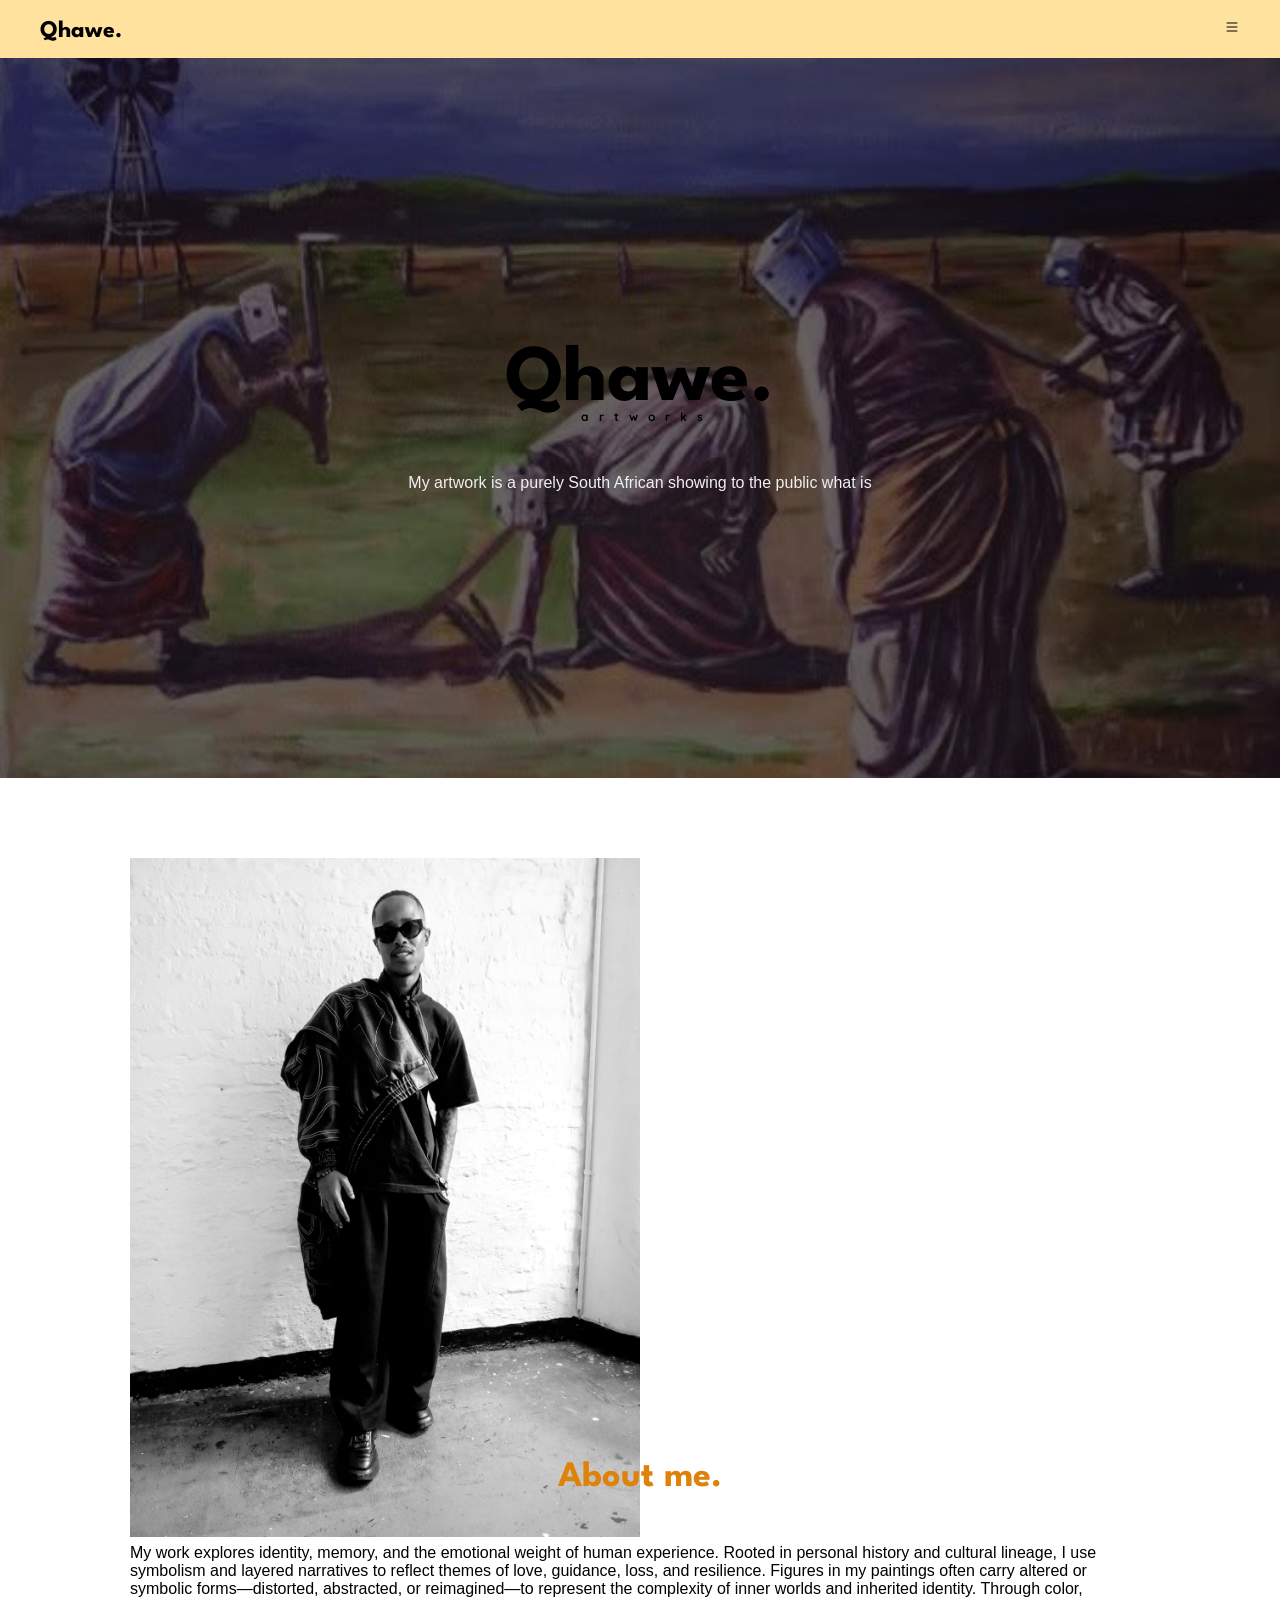
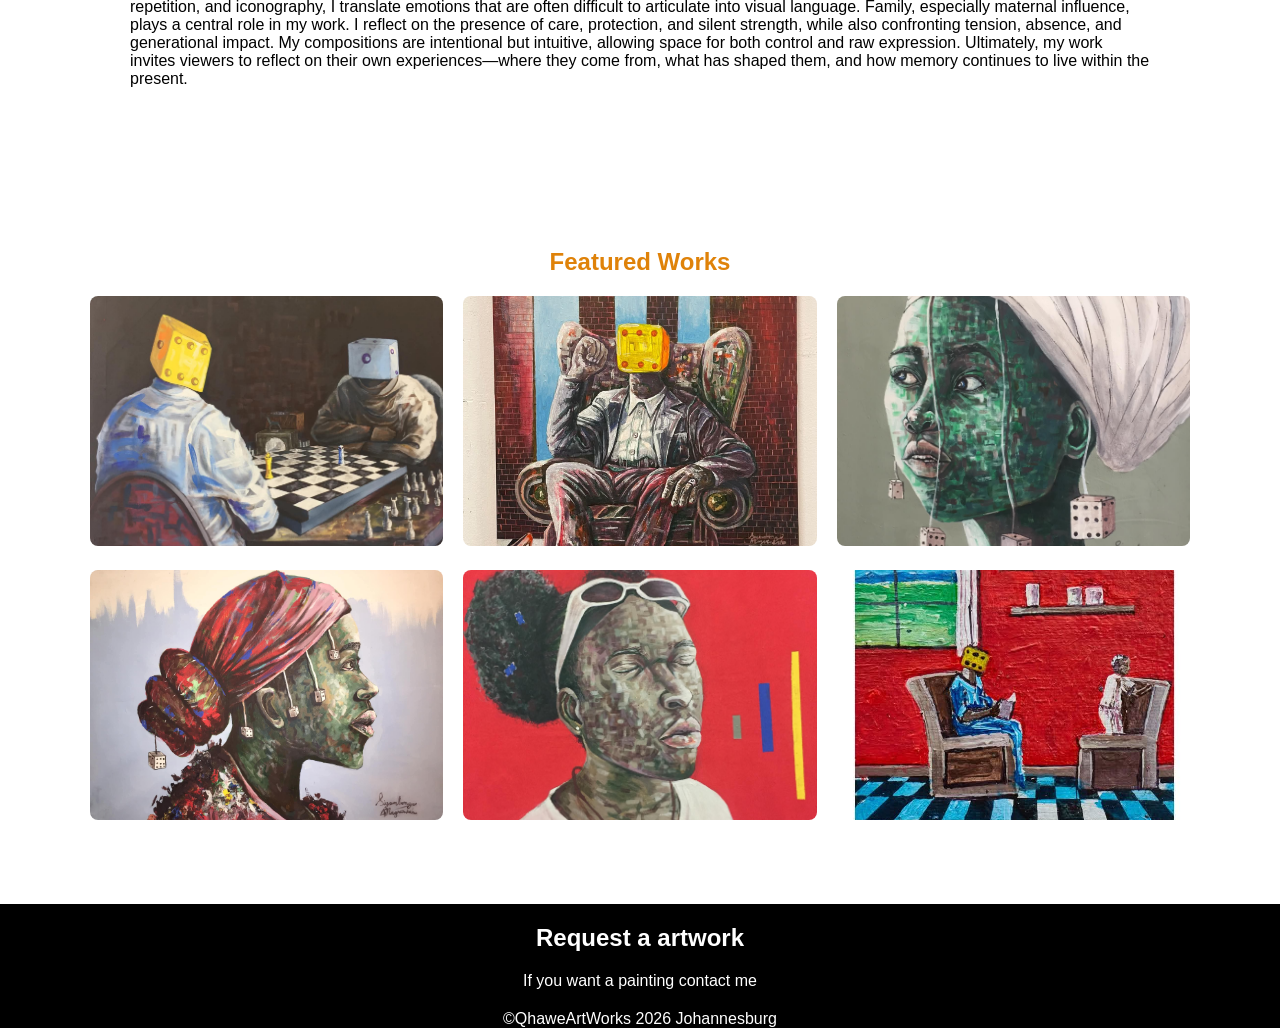
<file: index.html>
<!DOCTYPE HTML>
<html lang="en">
    <head>
        <meta charset="UTF-8">
        <meta name="viewport"
        content="width=device-width,
        initial-scale=1.0">
        <title>QhaweArtWorks</title>
        <link rel="icon" type="image/png" href="Asset/LOGO/Qhawe logo.png">
        <link rel="stylesheet" href="style.css">
        <link rel="preconnect" href="https://fonts.googleapis.com">
        <link rel="preconnect" href="https://fonts.gstatic.com" crossorigin>
        <link href="https://fonts.googleapis.com/css2?family=League+Spartan:wght@100..900&family=Libre+Baskerville:ital,wght@0,400..700;1,400..700&display=swap" rel="stylesheet">
        <link href="https://fonts.googleapis.com/css2?family=League+Spartan:wght@100..900&family=Quicksand:wght@300..700&display=swap" rel="stylesheet">
    </head>
    <body>
        <!--NAVBAR-->
        <header>
            <nav class="navbar">
                <div class="logo">
                    <h1 class="nav-logo"><a href="index.html">Qhawe.</a></h1>
                </div>
                <div class="drop-btn">
                     <button href="dropdown"><svg xmlns="http://www.w3.org/2000/svg" width="16" height="16" fill="currentColor" class="bi bi-list" viewBox="0 0 16 16">
                       <path fill-rule="evenodd" d="M2.5 12a.5.5 0 0 1 .5-.5h10a.5.5 0 0 1 0 1H3a.5.5 0 0 1-.5-.5m0-4a.5.5 0 0 1 .5-.5h10a.5.5 0 0 1 0 1H3a.5.5 0 0 1-.5-.5m0-4a.5.5 0 0 1 .5-.5h10a.5.5 0 0 1 0 1H3a.5.5 0 0 1-.5-.5"/>
                       </svg></button>
                </div>
                <div class="dropdown">
                <ul class="nav-list">
                    <li><a href="Portfolio.html">Portfolio</a></li>
                    <li><a href="contact.html">Contact</a></li>
                </ul>
                </div>
            </nav>
        </header>
        <!--Hero section-->
    <section class="hero">     
        <div class="hero-content">
            <h1>Qhawe.</h1>
            <h2>artworks</h2>
            <p>My artwork is a purely South African showing to the public what is </p>
        </div>
    </section>
    <!--About Section-->
    <section class="about">
        <img src="Asset/portfolio/Painter.jpeg" alt="">
            <h2>About me.</h2>
            <p>My work explores identity, memory, and the emotional weight of human experience. Rooted in personal history and cultural lineage, I use symbolism and layered narratives to reflect themes of love, guidance, loss, and resilience.

Figures in my paintings often carry altered or symbolic forms—distorted, abstracted, or reimagined—to represent the complexity of inner worlds and inherited identity. Through color, repetition, and iconography, I translate emotions that are often difficult to articulate into visual language.

Family, especially maternal influence, plays a central role in my work. I reflect on the presence of care, protection, and silent strength, while also confronting tension, absence, and generational impact. My compositions are intentional but intuitive, allowing space for both control and raw expression.

Ultimately, my work invites viewers to reflect on their own experiences—where they come from, what has shaped them, and how memory continues to live within the present.</p>
    </section>
    <section class="featured-works">
        <h2>Featured Works</h2>
        <div class="featured-grid">
        <div class="work-item">
            <img src="Asset/portfolio/WhatsApp Image 2026-04-30 at 12.47.16.jpeg" alt="art work">
        </div>
        <div class="work-item">
            <img src="Asset/portfolio/WhatsApp Image 2026-04-30 at 12.47.17.jpeg" alt="art work">
        </div>
        <div class="work-item">
            <img src="Asset/portfolio/WhatsApp Image 2026-04-30 at 12.47.25.jpeg" alt="art work">
        </div>
        <div class="work-item">
            <img src="Asset/portfolio/WhatsApp Image 2026-04-30 at 12.47.26.jpeg" alt="art work">
        </div>
        <div class="work-item">
            <img src="Asset/portfolio/WhatsApp Image 2026-04-30 at 12.47.29.jpeg" alt="art work">
            
        </div>
        <div class="work-item">
            <img src="Asset/portfolio/WhatsApp Image 2026-04-30 at 12.47.33.jpeg" alt="art work">
        </div>
        </div>
    </section>
    <!--Request position-->
    <section class="request-container">
        <div class="request">
            <h1>Request a artwork</h1>
            <p>If you want a painting contact me</p>
        </div>
    </section>
    <!--footer-->
    <footer>&copy;QhaweArtWorks 2026 Johannesburg</footer>

    <script src="script.js"></script>
    </body>
</html>
</file>
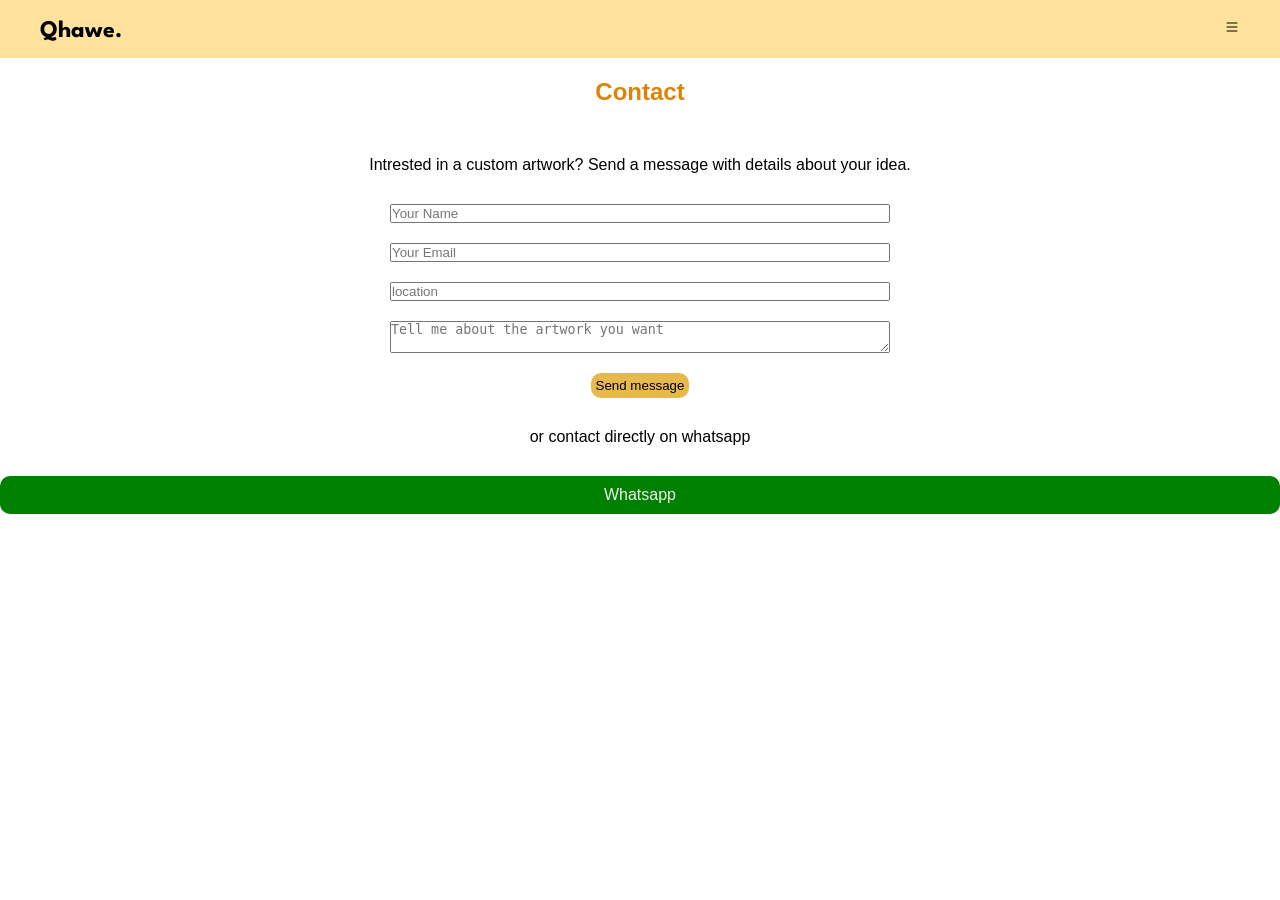
<file: contact.html>
<!DOCTYPE HTML>
<html lang="en">
    <head>
        <meta charset="UTF-8">
        <meta name="viewport"
        content="width=device-width,
        initial-scale=1.0">
        <title>QhaweArtWorks</title>
        <link rel="icon" type="image/png" href="Asset/LOGO/Qhawe logo.png">
        <link rel="stylesheet" href="style.css">
        <link rel="preconnect" href="https://fonts.googleapis.com">
        <link rel="preconnect" href="https://fonts.gstatic.com" crossorigin>
        <link href="https://fonts.googleapis.com/css2?family=League+Spartan:wght@100..900&family=Libre+Baskerville:ital,wght@0,400..700;1,400..700&display=swap" rel="stylesheet">
    </head>
    <body>
        <!--NAVBAR-->
        <header>
            <nav class="navbar">
                <div class="logo">
                    <h1 class="nav-logo"><a href="index.html">Qhawe.</a></h1>
                </div>
                <div class="drop-btn">
                     <button href="dropdown"><svg xmlns="http://www.w3.org/2000/svg" width="16" height="16" fill="currentColor" class="bi bi-list" viewBox="0 0 16 16">
                       <path fill-rule="evenodd" d="M2.5 12a.5.5 0 0 1 .5-.5h10a.5.5 0 0 1 0 1H3a.5.5 0 0 1-.5-.5m0-4a.5.5 0 0 1 .5-.5h10a.5.5 0 0 1 0 1H3a.5.5 0 0 1-.5-.5m0-4a.5.5 0 0 1 .5-.5h10a.5.5 0 0 1 0 1H3a.5.5 0 0 1-.5-.5"/>
                       </svg></button>
                </div>
                <div class="dropdown">
                <ul class="nav-list">
                    <li><a href="Portfolio.html">Portfolio</a></li>
                    <li><a href="contact.html">Contact</a></li>
                </ul>
                </div>
            </nav>
        </header>

         <section class="contact" action="contact.php" method="POST">
        <h1 class="section-title">Contact</h1>

        <p class="contact-intro">
            Intrested in a custom artwork? Send a message with
            details about your idea.
        </p>

        <form class="contact-form">
            <input type="text" name="name" placeholder="Your Name" required>

            <input type="email" name="email" placeholder="Your Email" required>

            <input type="text" name="location" placeholder="location" required>

            <textarea name="message" placeholder="Tell me about the artwork you want"></textarea>

            <button type="submit" class="btn">Send message</button>

        </form>

        <p class="whatsapp-text">
            or contact directly on whatsapp
        </p>
        <div class="whatsapp-text">
        <a href="https:/wa.me/27665999959?text=Hi%20I%20would%20like%20a%20mural" target="_blank"
        class="whatsapp-btn">Whatsapp</a>
        </div>
    </section>
    </body>
    <script src="script.js"></script>
</html>
</file>
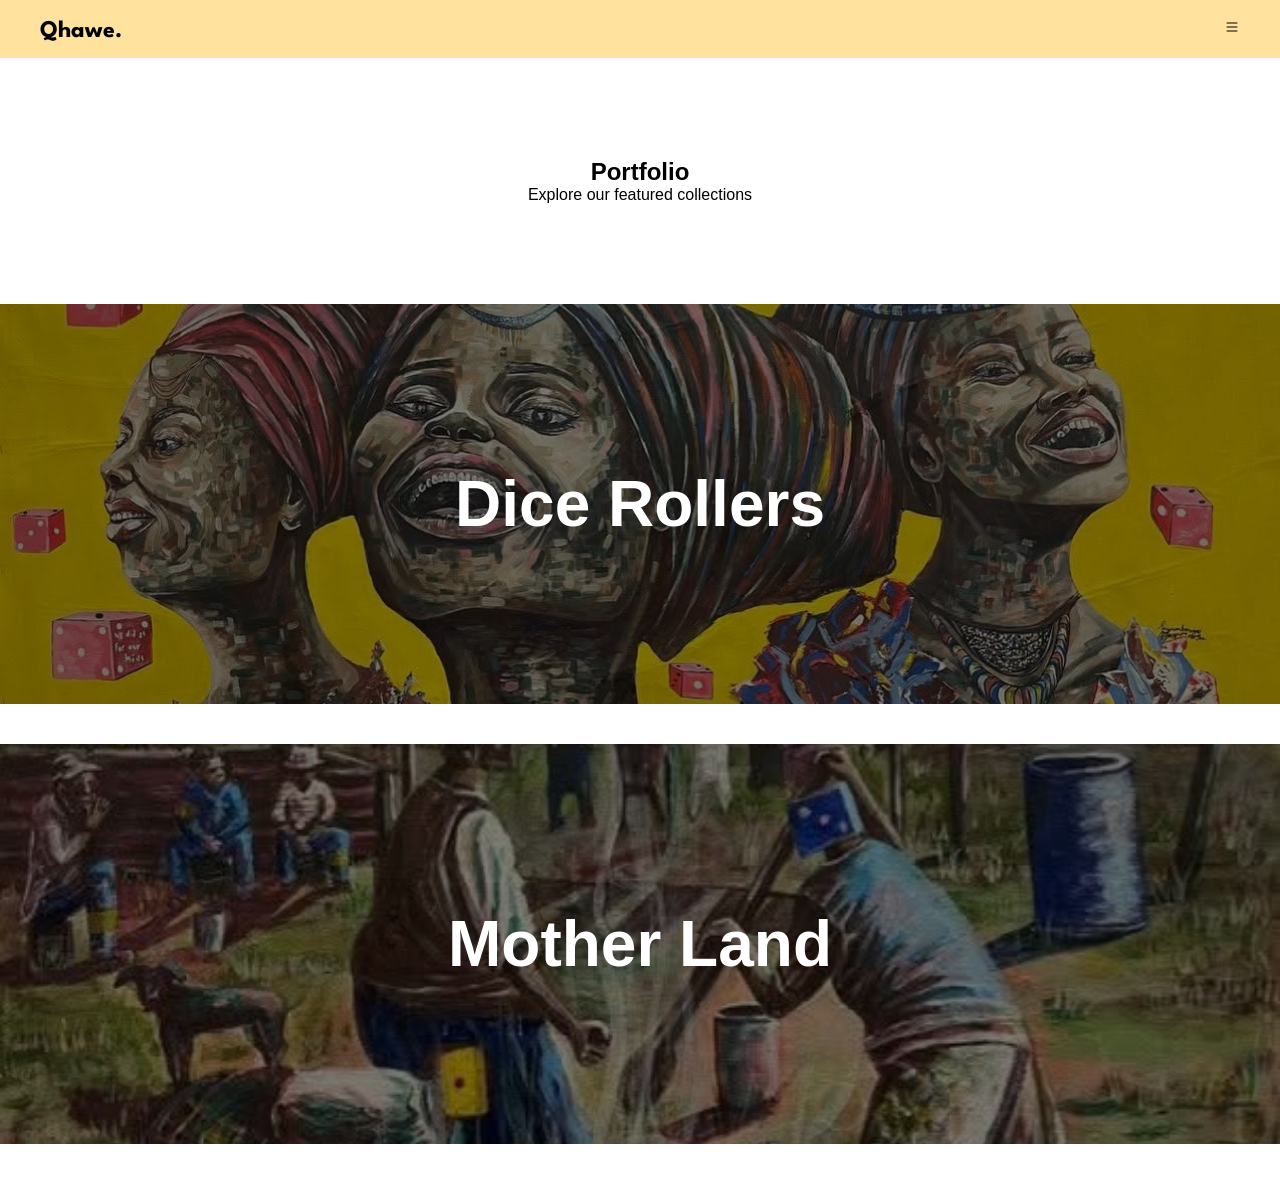
<file: Portfolio.html>
<!DOCTYPE HTML>
<html lang="en">
<head>
    <meta charset="UTF-8">
    <meta name="viewport" content="width=device-width, initial-scale=1.0">
    <title>QhaweArtWorks</title>

    <link rel="icon" type="image/png" href="Asset/LOGO/Qhawe logo.png">
    <link rel="stylesheet" href="style.css">

    <link rel="preconnect" href="https://fonts.googleapis.com">
    <link rel="preconnect" href="https://fonts.gstatic.com" crossorigin>
    <link href="https://fonts.googleapis.com/css2?family=League+Spartan:wght@100..900&family=Libre+Baskerville:ital,wght@0,400..700;1,400..700&display=swap" rel="stylesheet">
</head>

<body>

    <!--NAVBAR-->
        <header>
            <nav class="navbar">
                <div class="logo">
                    <h1 class="nav-logo"><a href="index.html">Qhawe.</a></h1>
                </div>
                <div class="drop-btn">
                     <button href="dropdown"><svg xmlns="http://www.w3.org/2000/svg" width="16" height="16" fill="currentColor" class="bi bi-list" viewBox="0 0 16 16">
                       <path fill-rule="evenodd" d="M2.5 12a.5.5 0 0 1 .5-.5h10a.5.5 0 0 1 0 1H3a.5.5 0 0 1-.5-.5m0-4a.5.5 0 0 1 .5-.5h10a.5.5 0 0 1 0 1H3a.5.5 0 0 1-.5-.5m0-4a.5.5 0 0 1 .5-.5h10a.5.5 0 0 1 0 1H3a.5.5 0 0 1-.5-.5"/>
                       </svg></button>
                </div>
                <div class="dropdown">
                <ul class="nav-list">
                    <li><a href="Portfolio.html">Portfolio</a></li>
                    <li><a href="contact.html">Contact</a></li>
                </ul>
                </div>
            </nav>
        </header>

<!-- HERO -->
<section class="portfolio-page-hero">
    <h1>Portfolio</h1>
    <p>Explore our featured collections</p>
</section>

<!-- DICE ROLLERS -->
<section class="category-section">

    <div class="category-banner" onclick="toggleCategory('diceRollers')">
        <img src="Asset/portfolio/WhatsApp Image 2026-04-30 at 12.47.30 (1).jpeg">
        <div class="category-overlay">
            <h2>Dice Rollers</h2>
        </div>
    </div>

    <div id="diceRollers" class="category-content">

        <div class="featured-grid">

            <div class="work-item">
                <img src="Asset/portfolio/mother type 1.jpeg" onclick="openLightbox(this)">
            </div>

            <div class="work-item">
                <img src="Asset/portfolio/WhatsApp Image 2026-04-30 at 12.47.30 (1).jpeg" onclick="openLightbox(this)">
            </div>

            <div class="work-item">
                <img src="Asset/portfolio/dinner.jpeg" onclick="openLightbox(this)">
            </div>

            <div class="work-item">
                <img src="Asset/portfolio/WhatsApp Image 2026-04-30 at 12.47.30.jpeg" onclick="openLightbox(this)">
            </div>

            <div class="work-item">
                <img src="Asset/portfolio/WhatsApp Image 2026-04-30 at 12.47.31 (1).jpeg" onclick="openLightbox(this)">
            </div>

            <div class="work-item">
                <img src="Asset/portfolio/next move.jpeg" onclick="openLightbox(this)">
            </div>

        </div>

    </div>

</section>

<!-- MOTHER LAND -->
<section class="category-section">

    <div class="category-banner" onclick="toggleCategory('motherLand')">
        <img src="Asset/portfolio/WhatsApp Image 2026-04-30 at 12.47.32.jpeg">
        <div class="category-overlay">
            <h2>Mother Land</h2>
        </div>
    </div>

    <div id="motherLand" class="category-content">

        <div class="featured-grid">

            <div class="work-item">
                <img src="Asset/portfolio/WhatsApp Image 2026-04-30 at 12.47.17.jpeg" onclick="openLightbox(this)">
            </div>

            <div class="work-item">
                <img src="Asset/portfolio/WhatsApp Image 2026-04-30 at 12.47.25.jpeg" onclick="openLightbox(this)">
            </div>

            <div class="work-item">
                <img src="Asset/portfolio/WhatsApp Image 2026-04-30 at 12.47.26.jpeg" onclick="openLightbox(this)">
            </div>

            <div class="work-item">
                <img src="Asset/portfolio/WhatsApp Image 2026-04-30 at 12.47.29.jpeg" onclick="openLightbox(this)">
            </div>

            <div class="work-item">
                <img src="Asset/portfolio/WhatsApp Image 2026-04-30 at 12.47.33.jpeg" onclick="openLightbox(this)">
            </div>

            <div class="work-item">
                <img src="Asset/portfolio/WhatsApp Image 2026-04-30 at 12.47.39.jpeg" onclick="openLightbox(this)">
            </div>

        </div>

    </div>

</section>

<!-- LIGHTBOX -->
<div id="lightbox" class="lightbox" onclick="closeLightbox()">
    <img id="lightbox-img">
</div>

<!-- SCRIPT -->
<script>

function toggleCategory(id){
    const section = document.getElementById(id);

    if(section.style.display === "block"){
        section.style.display = "none";
    } else {
        section.style.display = "block";
    }
}

/* LIGHTBOX */
function openLightbox(img){
    const lightbox = document.getElementById("lightbox");
    const lightboxImg = document.getElementById("lightbox-img");

    lightbox.style.display = "flex";
    lightboxImg.src = img.src;
}

function closeLightbox(){
    document.getElementById("lightbox").style.display = "none";
}

</script>

<script src="script.js"></script>
</body>
</html>
</file>
<file: style.css>
*{
    margin: 0;
    padding:0;
    box-sizing: border-box;
}

body{
    font-family: Arial, Helvetica, sans-serif;
}

/*navbar*/

.navbar{
    display:flex;
    justify-content: space-between;
    align-items: center;
    padding: 15px 40px;
    background:rgb(255, 226, 158);
    position:sticky;
    top: 0;
    z-index: 1000;
}


.navbar h1 a{
    display: inline-block;
    font-family: "League Spartan";
    font-weight: bold;
    text-decoration: none;
    color: inherit;
    transition: 0.3s ease;
}

.navbar h1 a:hover {
    color: rgb(223, 130, 9);
    transform: scale(1.1);
}

.nav-list{
    display: block;
    list-style: none;
    gap: 10px;
}

.drop-btn button {
    background-color: rgb(255, 226, 158);
    border: none;
    cursor: pointer;
    transition: 0.3s ease;
}

.drop-btn button:hover{
     color: rgb(223, 130, 9);
    transform: scale(1.1);
}

.dropdown {
    display: none;
}
.navbar a {
    display: inline-block;
    color: inherit;
    text-decoration: none;
    font-weight: bold;
    transition: 0.3s ease;
}

.navbar a:hover {
     color: rgb(223, 130, 9);
    transform: scale(1.1);
}

/* hero */

.hero{
    height: 80vh;
    background:linear-gradient(rgba(0,0,0,0.6),rgba(0,0,0,0.6)), url("Asset/portfolio/WhatsApp\ Image\ 2026-04-30\ at\ 12.47.32\ \(1\).jpeg") ;
    background-size: cover;
    background-position: center;
    display: flex;
    justify-content: center;
    align-items: center;
    text-align: center;
    color: white;
}

.hero-content {
    display: flex;
    flex-direction: column;
    align-items: center;
    text-align: center;
    padding: 40px;
    border-radius: 10px;
}

.hero-content h1 {
    font-family: "League Spartan";
    font-weight: bold;
    font-size: 5rem;
    color: black;
    margin-bottom: -9px;
}

.hero-content h2 {
    font-family: 'quicksand';
    letter-spacing: 10px;
    margin-top: 0;
    margin-left: 15px;
    margin-bottom: 50px;
    font-size: 12px;
    color: black;
}

.hero-content p {
    color: rgb(241, 239, 239);
}

/* About */




.about {
    align-items: center;
    justify-content: center;
    gap: 60px;
    max-width: 1100px;
    margin: auto;
    padding: 80px 40px;
}

.about h2{
    font-family: "League Spartan";
    font-size: 36px;
    justify-content: center;
    align-items: center;
    text-align: center;
    padding-bottom: 50px;
    margin-top: -80px;
    color: rgb(223, 130, 9);
    border-radius: 10px 10px 0 0;
}

.about-me p {
    margin-bottom: 15px;
    padding: 20px 50px 20px 50px ;
}

.about img {
    width: 50%;
    height: 50%;
}

/* portfolio */

.featured-works {
    padding: 80px 40px;
    text-align: center;
}

.featured-works h2 {
    color: rgb(223, 130, 9);
    padding-bottom: 20px;
}

.featured-grid {
    display: grid;
    grid-template-columns: repeat(3,1fr);
    gap: 20px;
    max-width: 1100px;
    margin: auto;
}

.work-item img{
    width: 100%;
    height: 250px;
    object-fit: cover;
    border-radius: 8px;
    cursor: pointer;
    transition: 0.3s;
}

/* Request */

.request-container {
    background-color: black;
}

.request{
    color: white;
    align-items: center;
    justify-content: center;
    text-align: center;
}

.request h1 {
    padding: 20px;
}

.request p{
    padding-bottom: 20px;
}

/* footer */

footer {
    background-color: black;
    color: white;
    align-items: center;
    justify-content:baseline ;
    text-align: center;
}

/* contact */

.section-title {
    color: rgb(223, 130, 9);
    display: flex;
    align-items: center;
    justify-content: center;
    text-align: center;
    padding: 20px;
}

.contact p {
    display: flex;
    align-items: center;
    justify-content: center;
    text-align: center;
    padding: 30px;
}

.contact-form{
    display: flex;
    max-width: 500px;
    justify-content: center;
    flex-direction: column;
    margin: auto;
    gap: 20px;
}
.contact-form button{
    background-color: rgb(231, 184, 76);
    border: none;
    border-radius: 10px;
    max-width: 100px;
    margin: auto;
    padding: 5px;
    cursor: pointer;
    transition: 0.3s auto;
}

.contact-form button:hover {
    background-color: rgb(219, 127, 8);
    color: rgb(241, 239, 239);
    transform: scale(1.2);
}

.whatsapp-btn{

    display: flex;
    justify-content: center;
    align-items: center;
    text-align: center;
    background-color: green;
    color: rgb(241, 239, 239);
    text-decoration: none;
    padding: 10px;
    border-radius: 10px;
}

.portfolio-page-hero{
    padding:100px 20px;
    text-align:center;
}

.category-section{
    margin-bottom:40px;
}

.category-banner{
    position:relative;
    width:100%;
    height:400px;
    cursor:pointer;
    overflow:hidden;
}

.category-banner img{
    width:100%;
    height:100%;
    object-fit:cover;
}

.category-overlay{
    position:absolute;
    inset:0;
    background:rgba(0,0,0,0.5);

    display:flex;
    justify-content:center;
    align-items:center;
}

.category-overlay h2{
    font-size:4rem;
    color:white;
}

.category-content{
    display:none;
    padding:40px;
}

.lightbox{
    display:none;
    position:fixed;
    top:0;
    left:0;
    width:100%;
    height:100%;
    background:rgba(0,0,0,0.9);
    justify-content:center;
    align-items:center;
    z-index:9999;
}

.lightbox img{
    max-width:90%;
    max-height:90%;
    border-radius:10px;
}
</file>
